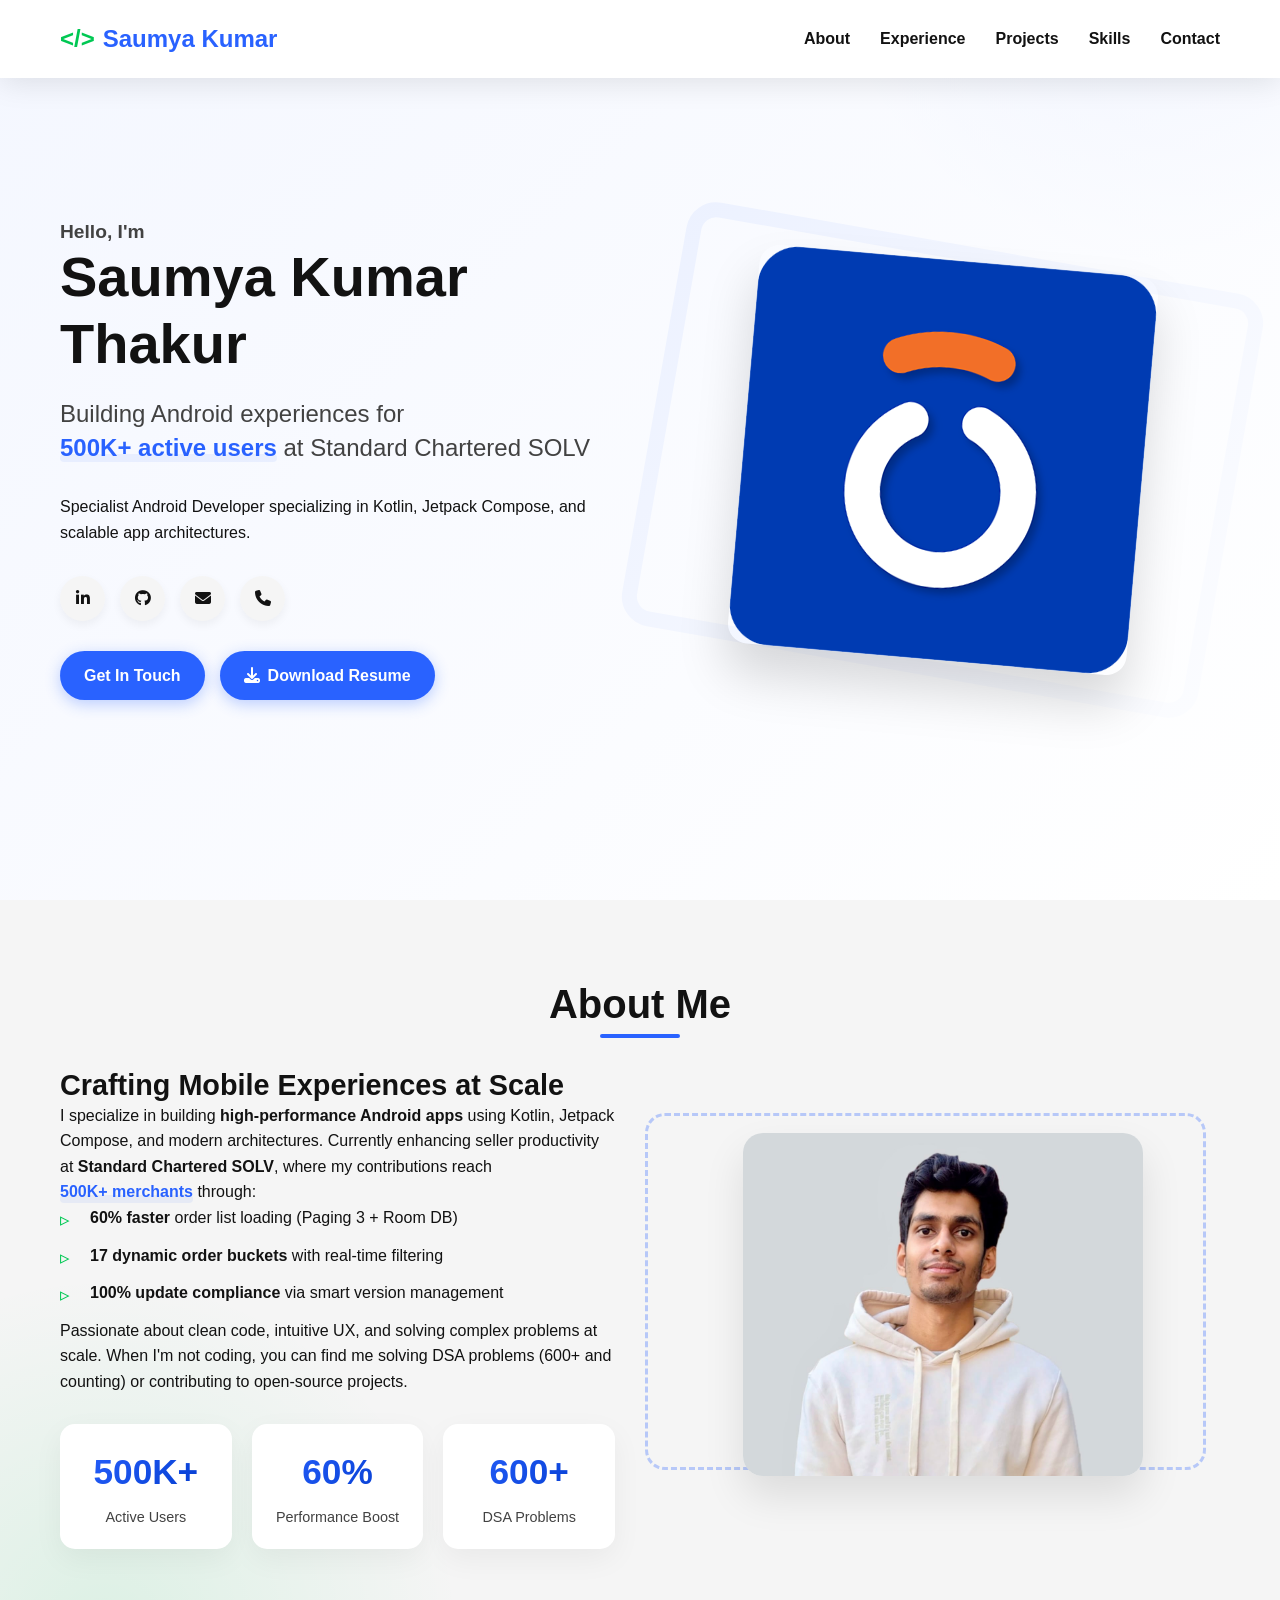
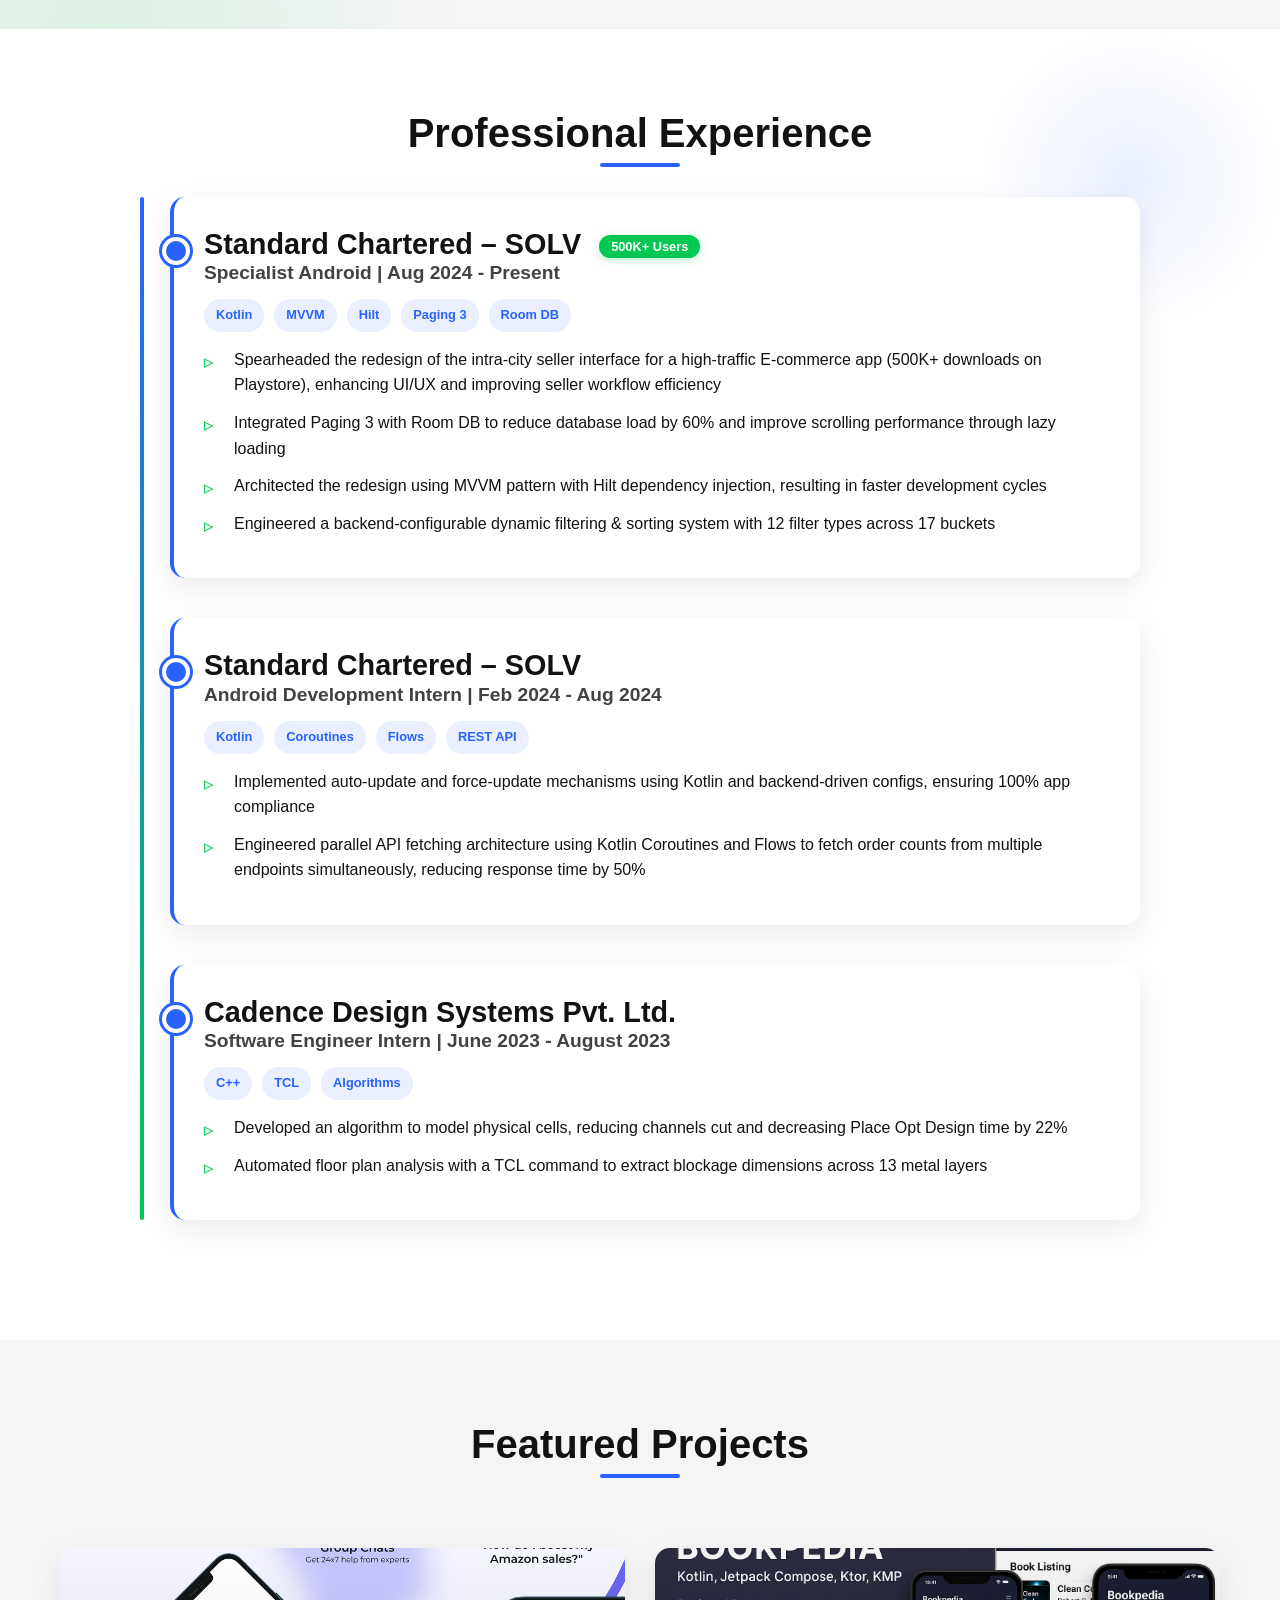
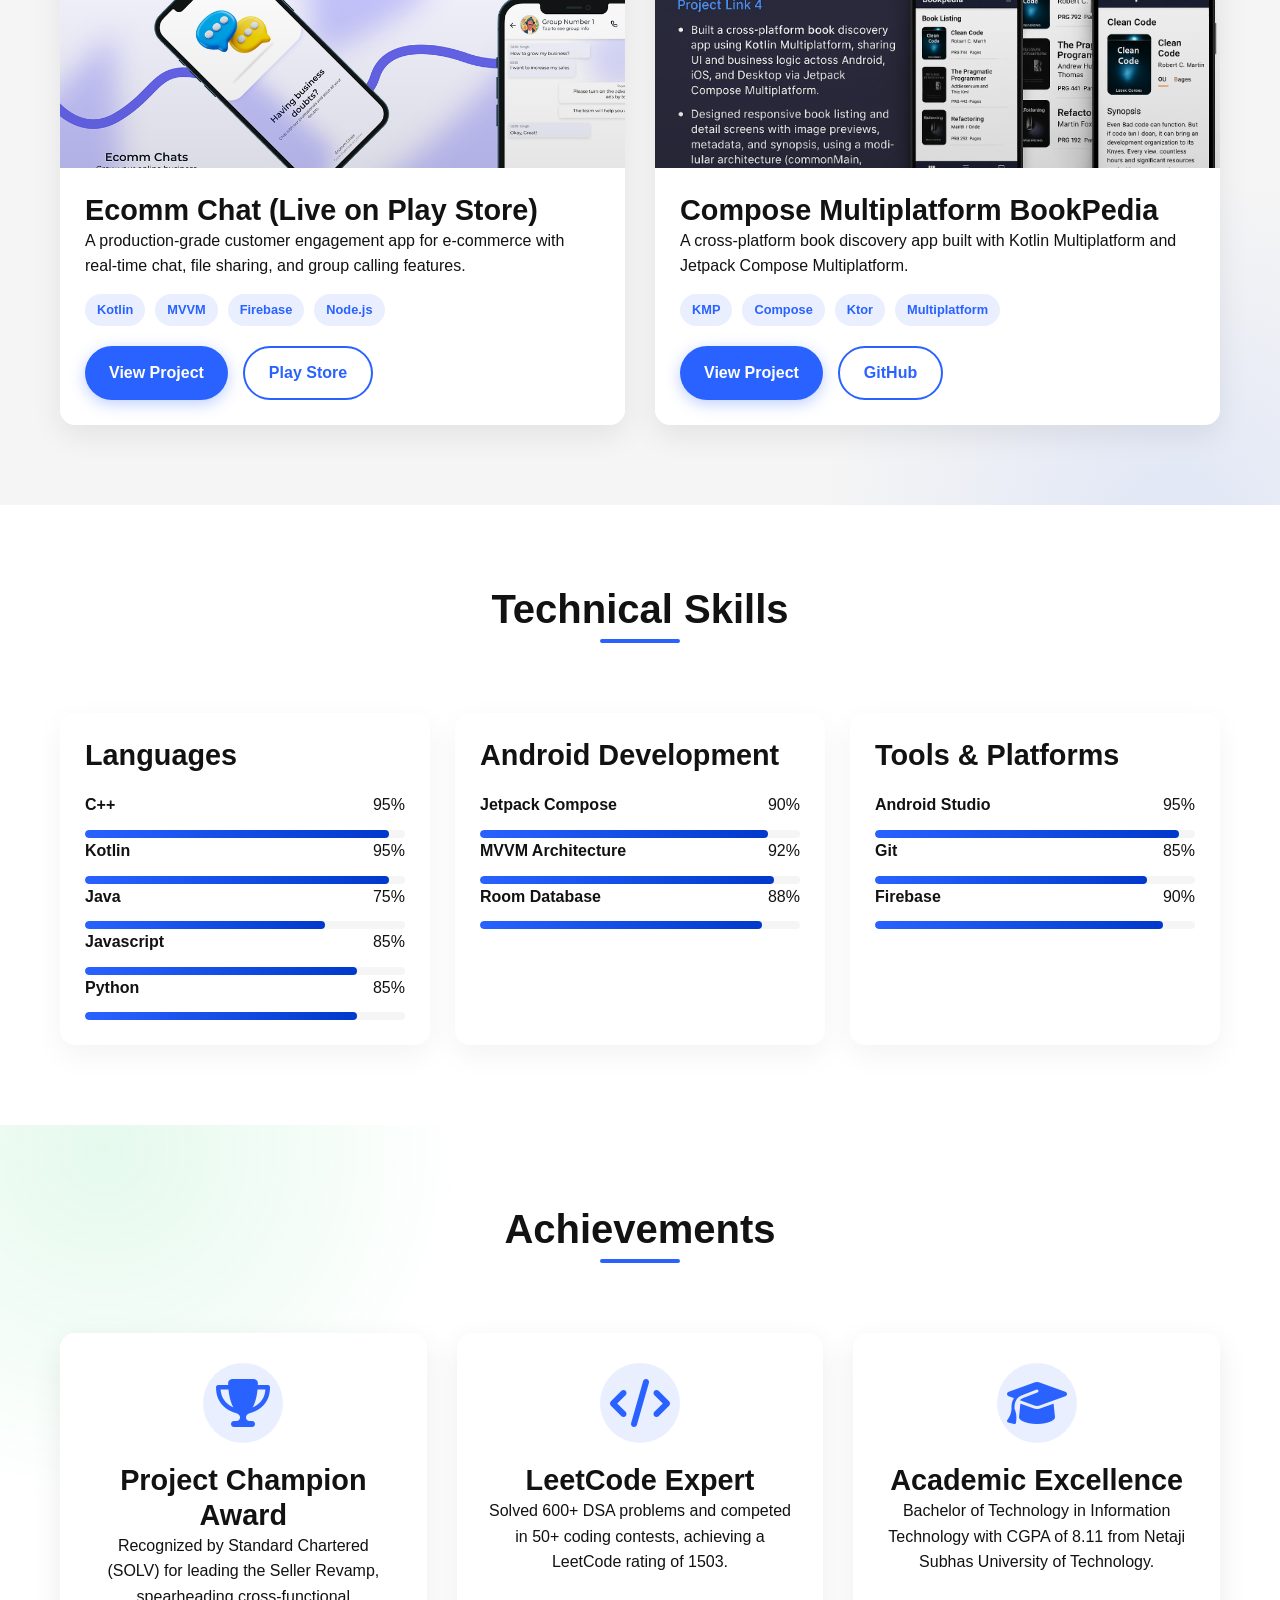
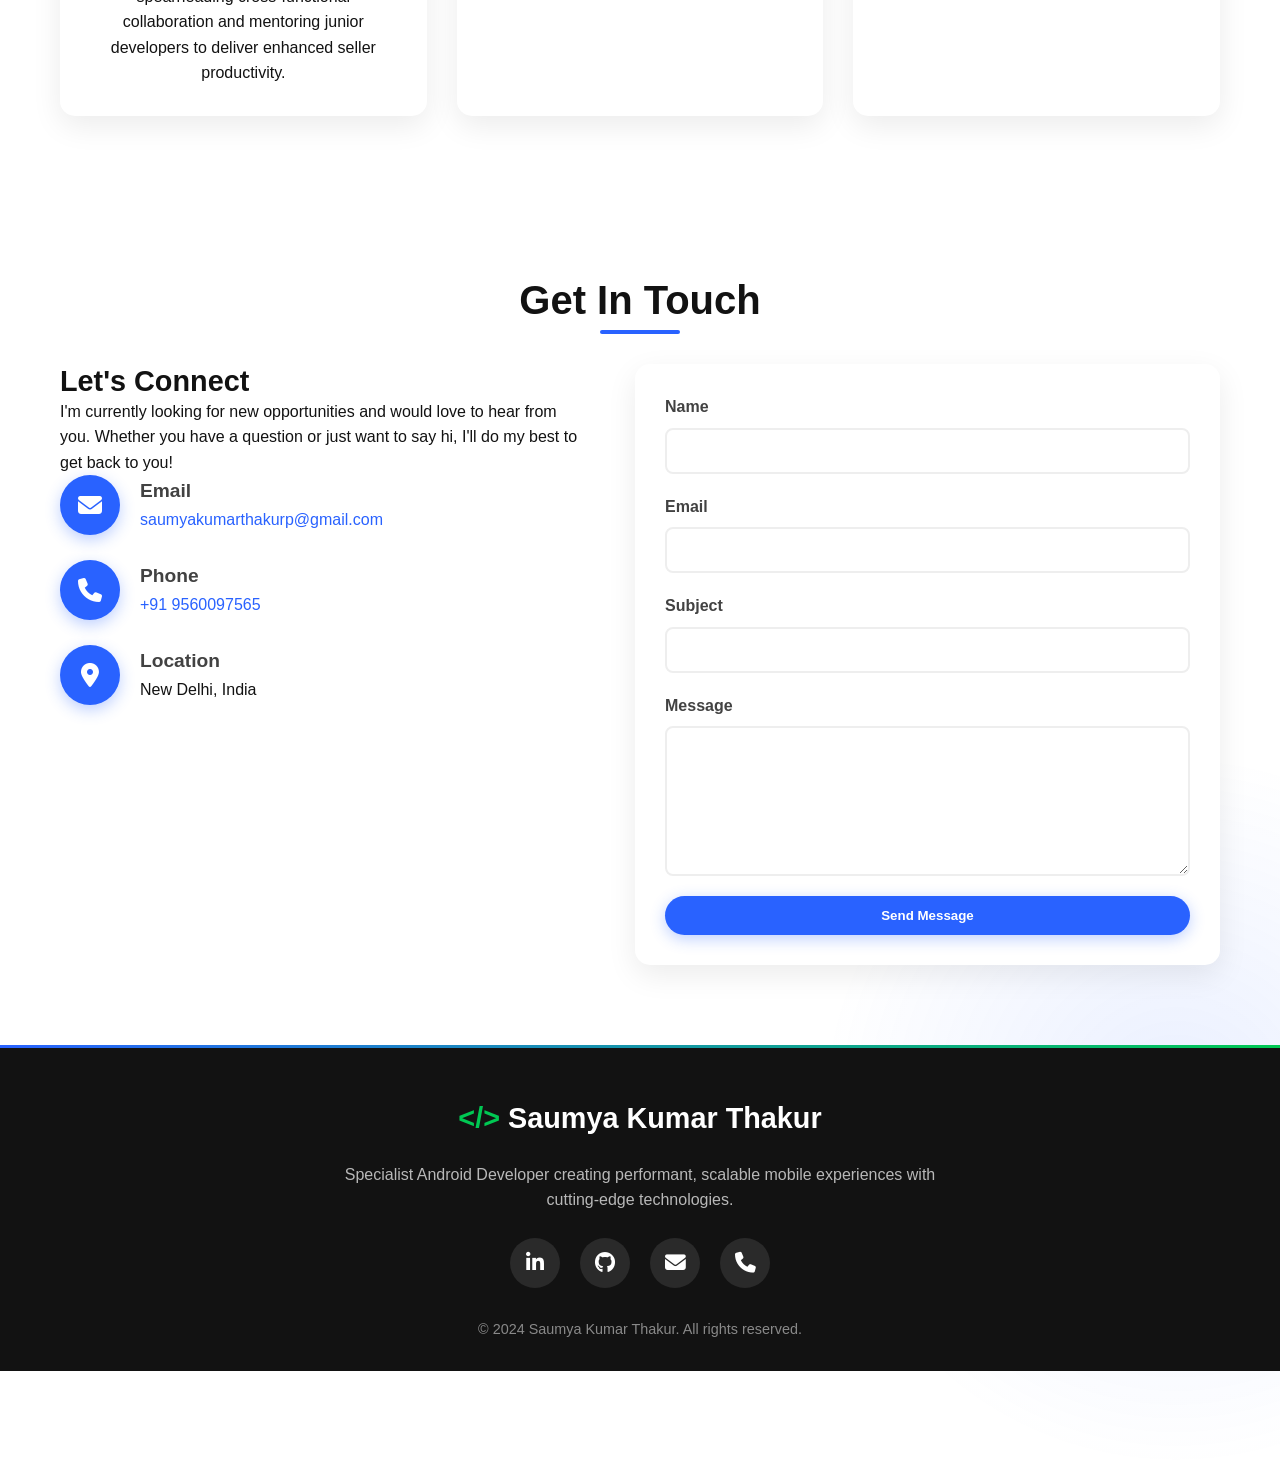
<file: main_portfolio/index.html>
<!DOCTYPE html>
<html lang="en">
<head>
    <meta charset="UTF-8">
    <meta name="viewport" content="width=device-width, initial-scale=1.0">
    <title>Saumya Kumar Thakur | Android Developer</title>
    <link rel="stylesheet" href="https://cdnjs.cloudflare.com/ajax/libs/font-awesome/6.4.0/css/all.min.css">
    <link rel="stylesheet" href="https://cdnjs.cloudflare.com/ajax/libs/animate.css/4.1.1/animate.min.css">

    <meta charset="UTF-8">
    <title>Your Page Title</title>
    <link rel="stylesheet" href="../style.css">
    
</head>
<body>
    <!-- Header -->
    <header>
        <div class="container">
            <nav>
                <div class="logo">Saumya Kumar</div>
                <div class="nav-links">
                    <a href="#about">About</a>
                    <a href="#experience">Experience</a>
                    <a href="#projects">Projects</a>
                    <a href="#skills">Skills</a>
                    <a href="#contact">Contact</a>
                </div>
                <button class="mobile-menu-btn">
                    <i class="fas fa-bars"></i>
                </button>
            </nav>
        </div>
    </header>

    <!-- Hero Section -->
    <section id="hero">
        <div class="container">
            <div class="hero-content">
                <div class="hero-text">
                    <h4>Hello, I'm</h4>
                    <h1>Saumya Kumar Thakur</h1>
                    <p class="impact-statement">Building Android experiences for <span class="highlight">500K+ active users</span> at Standard Chartered SOLV</p>
                    <p>Specialist Android Developer specializing in Kotlin, Jetpack Compose, and scalable app architectures.</p>
                    <div class="social-links">
                        <a href="https://www.linkedin.com/in/saumya-kumar-thakur-452970230/" target="_blank"><i class="fab fa-linkedin-in"></i></a>
                        <a href="https://github.com/SKThakur0401" target="_blank"><i class="fab fa-github"></i></a>
                        <a href="mailto:saumyakumarthakurp@gmail.com"><i class="fas fa-envelope"></i></a>
                        <a href="tel:+919560097565"><i class="fas fa-phone"></i></a>
                    </div>
                    <div class="btn-container">
                        <a href="#contact" class="btn">Get In Touch</a>
                        <a href="https://drive.google.com/file/d/1LudUsI_i4p_GVPtZzu4CN_lEO5HXvXUF/view?usp=drive_link" target="_blank" class="btn">
                            <i class="fas fa-download"></i> Download Resume
                        </a>
                    </div>
                </div>
                <div class="hero-image">
                    <img src="../solv_logo.png" alt="Android App Screenshot" class="floating">
                </div>
            </div>
        </div>
    </section>

    <!-- About Section -->
    <section id="about">
        <div class="container">
            <h2>About Me</h2>
            <div class="about-content">
                <div class="about-text">
                    <h3>Crafting Mobile Experiences at Scale</h3>
                    <p>I specialize in building <strong>high-performance Android apps</strong> using Kotlin, Jetpack Compose, and modern architectures. Currently enhancing seller productivity at <strong>Standard Chartered SOLV</strong>, where my contributions reach <span class="highlight">500K+ merchants</span> through:</p>
                    <ul class="achievements">
                        <li><strong>60% faster</strong> order list loading (Paging 3 + Room DB)</li>
                        <li><strong>17 dynamic order buckets</strong> with real-time filtering</li>
                        <li><strong>100% update compliance</strong> via smart version management</li>
                    </ul>
                    <p>Passionate about clean code, intuitive UX, and solving complex problems at scale. When I'm not coding, you can find me solving DSA problems (600+ and counting) or contributing to open-source projects.</p>
                    <div class="stats">
                        <div class="stat-item">
                            <div class="stat-number">500K+</div>
                            <div class="stat-label">Active Users</div>
                        </div>
                        <div class="stat-item">
                            <div class="stat-number">60%</div>
                            <div class="stat-label">Performance Boost</div>
                        </div>
                        <div class="stat-item">
                            <div class="stat-number">600+</div>
                            <div class="stat-label">DSA Problems</div>
                        </div>
                    </div>
                </div>
                <div class="about-image">
                    <img src="../my_professional_pic.jpeg" alt="Saumya Kumar Thakur">
                </div>
            </div>
        </div>
    </section>

    <!-- Experience Section -->
    <section id="experience">
        <div class="container">
            <h2>Professional Experience</h2>
            <div class="experience-timeline">
                <!-- Current Job -->
                <div class="experience-card">
                    <h3>Standard Chartered – SOLV <span class="badge">500K+ Users</span></h3>
                    <h4>Specialist Android | Aug 2024 - Present</h4>
                    <div class="tech-stack">
                        <span>Kotlin</span>
                        <span>MVVM</span>
                        <span>Hilt</span>
                        <span>Paging 3</span>
                        <span>Room DB</span>
                    </div>
                    <ul class="achievements">
                        <li>Spearheaded the redesign of the intra-city seller interface for a high-traffic E-commerce app (500K+ downloads on Playstore), enhancing UI/UX and improving seller workflow efficiency</li>
                        <li>Integrated Paging 3 with Room DB to reduce database load by 60% and improve scrolling performance through lazy loading</li>
                        <li>Architected the redesign using MVVM pattern with Hilt dependency injection, resulting in faster development cycles</li>
                        <li>Engineered a backend-configurable dynamic filtering & sorting system with 12 filter types across 17 buckets</li>
                    </ul>
                </div>

                <!-- Internship -->
                <div class="experience-card">
                    <h3>Standard Chartered – SOLV</h3>
                    <h4>Android Development Intern | Feb 2024 - Aug 2024</h4>
                    <div class="tech-stack">
                        <span>Kotlin</span>
                        <span>Coroutines</span>
                        <span>Flows</span>
                        <span>REST API</span>
                    </div>
                    <ul class="achievements">
                        <li>Implemented auto-update and force-update mechanisms using Kotlin and backend-driven configs, ensuring 100% app compliance</li>
                        <li>Engineered parallel API fetching architecture using Kotlin Coroutines and Flows to fetch order counts from multiple endpoints simultaneously, reducing response time by 50%</li>
                    </ul>
                </div>

                <!-- Previous Internship -->
                <div class="experience-card">
                    <h3>Cadence Design Systems Pvt. Ltd.</h3>
                    <h4>Software Engineer Intern | June 2023 - August 2023</h4>
                    <div class="tech-stack">
                        <span>C++</span>
                        <span>TCL</span>
                        <span>Algorithms</span>
                    </div>
                    <ul class="achievements">
                        <li>Developed an algorithm to model physical cells, reducing channels cut and decreasing Place Opt Design time by 22%</li>
                        <li>Automated floor plan analysis with a TCL command to extract blockage dimensions across 13 metal layers</li>
                    </ul>
                </div>
            </div>
        </div>
    </section>

    <!-- Projects Section -->
    <section id="projects">
        <div class="container">
            <h2>Featured Projects</h2>
            <div class="projects-grid">
                <!-- Project 1 -->
                <div class="project-card">
                    <div class="project-image">
                        <img src="../new Banner 1.png" alt="Ecomm Chat Project">
                    </div>
                    <div class="project-content">
                        <h3>Ecomm Chat (Live on Play Store)</h3>
                        <p>A production-grade customer engagement app for e-commerce with real-time chat, file sharing, and group calling features.</p>
                        <div class="tech-stack">
                            <span>Kotlin</span>
                            <span>MVVM</span>
                            <span>Firebase</span>
                            <span>Node.js</span>
                        </div>
                        <div class="project-links">
                            <a href="https://play.google.com/store/apps/details?id=com.adsperclick.media&hl=en" target="_blank" class="btn">View Project</a>
                            <a href="https://play.google.com/store/apps/details?id=com.adsperclick.media&hl=en" target="_blank" class="btn btn-outline">Play Store</a>
                        </div>
                    </div>
                </div>

                <!-- Project 2 -->
                <div class="project-card">
                    <div class="project-image">
                        <img src="../image.png" alt="BookPedia Project">
                    </div>
                    <div class="project-content">
                        <h3>Compose Multiplatform BookPedia</h3>
                        <p>A cross-platform book discovery app built with Kotlin Multiplatform and Jetpack Compose Multiplatform.</p>
                        <div class="tech-stack">
                            <span>KMP</span>
                            <span>Compose</span>
                            <span>Ktor</span>
                            <span>Multiplatform</span>
                        </div>
                        <div class="project-links">
                            <a href="https://github.com/SKThakur0401/Compose-Multiplatform-BookPedia" target="_blank" class="btn">View Project</a>
                            <a href="https://github.com/SKThakur0401/Compose-Multiplatform-BookPedia" target="_blank" class="btn btn-outline">GitHub</a>
                        </div>
                    </div>
                </div>
            </div>
        </div>
    </section>

    <!-- Skills Section -->
    <section id="skills">
        <div class="container">
            <h2>Technical Skills</h2>
            <div class="skills-container">
                <!-- Languages -->
                <div class="skill-category">
                    <h3>Languages</h3>
                    <div class="skill-list">

                        <div class="skill-item">
                            <span class="skill-name">C++</span>
                            <span>95%</span>
                        </div>
                        <div class="skill-bar">
                            <div class="skill-progress" style="width: 95%;"></div>
                        </div>

                        <div class="skill-item">
                            <span class="skill-name">Kotlin</span>
                            <span>95%</span>
                        </div>
                        <div class="skill-bar">
                            <div class="skill-progress" style="width: 95%;"></div>
                        </div>

                        <div class="skill-item">
                            <span class="skill-name">Java</span>
                            <span>75%</span>
                        </div>
                        <div class="skill-bar">
                            <div class="skill-progress" style="width: 75%;"></div>
                        </div>

                        <div class="skill-item">
                            <span class="skill-name">Javascript</span>
                            <span>85%</span>
                        </div>
                        <div class="skill-bar">
                            <div class="skill-progress" style="width: 85%;"></div>
                        </div>
                        
                        <div class="skill-item">
                            <span class="skill-name">Python</span>
                            <span>85%</span>
                        </div>
                        <div class="skill-bar">
                            <div class="skill-progress" style="width: 85%;"></div>
                        </div>
                    </div>
                </div>

                <!-- Android Development -->
                <div class="skill-category">
                    <h3>Android Development</h3>
                    <div class="skill-list">
                        <div class="skill-item">
                            <span class="skill-name">Jetpack Compose</span>
                            <span>90%</span>
                        </div>
                        <div class="skill-bar">
                            <div class="skill-progress" style="width: 90%;"></div>
                        </div>
                        
                        <div class="skill-item">
                            <span class="skill-name">MVVM Architecture</span>
                            <span>92%</span>
                        </div>
                        <div class="skill-bar">
                            <div class="skill-progress" style="width: 92%;"></div>
                        </div>
                        
                        <div class="skill-item">
                            <span class="skill-name">Room Database</span>
                            <span>88%</span>
                        </div>
                        <div class="skill-bar">
                            <div class="skill-progress" style="width: 88%;"></div>
                        </div>
                    </div>
                </div>

                <!-- Tools & Platforms -->
                <div class="skill-category">
                    <h3>Tools & Platforms</h3>
                    <div class="skill-list">
                        <div class="skill-item">
                            <span class="skill-name">Android Studio</span>
                            <span>95%</span>
                        </div>
                        <div class="skill-bar">
                            <div class="skill-progress" style="width: 95%;"></div>
                        </div>
                        
                        <div class="skill-item">
                            <span class="skill-name">Git</span>
                            <span>85%</span>
                        </div>
                        <div class="skill-bar">
                            <div class="skill-progress" style="width: 85%;"></div>
                        </div>
                        
                        <div class="skill-item">
                            <span class="skill-name">Firebase</span>
                            <span>90%</span>
                        </div>
                        <div class="skill-bar">
                            <div class="skill-progress" style="width: 90%;"></div>
                        </div>
                    </div>
                </div>
            </div>
        </div>
    </section>

    <!-- Achievements Section -->
    <section id="achievements">
        <div class="container">
            <h2>Achievements</h2>
            <div class="achievements-grid">
                <!-- Achievement 1 -->
                <div class="achievement-card">
                    <div class="achievement-icon">
                        <i class="fas fa-trophy"></i>
                    </div>
                    <h3>Project Champion Award</h3>
                    <p>Recognized by Standard Chartered (SOLV) for leading the Seller Revamp, spearheading cross-functional collaboration and mentoring junior developers to deliver enhanced seller productivity.</p>
                </div>

                <!-- Achievement 2 -->
                <div class="achievement-card">
                    <div class="achievement-icon">
                        <i class="fas fa-code"></i>
                    </div>
                    <h3>LeetCode Expert</h3>
                    <p>Solved 600+ DSA problems and competed in 50+ coding contests, achieving a LeetCode rating of 1503.</p>
                </div>

                <!-- Achievement 3 -->
                <div class="achievement-card">
                    <div class="achievement-icon">
                        <i class="fas fa-graduation-cap"></i>
                    </div>
                    <h3>Academic Excellence</h3>
                    <p>Bachelor of Technology in Information Technology with CGPA of 8.11 from Netaji Subhas University of Technology.</p>
                </div>
            </div>
        </div>
    </section>

    <!-- Contact Section -->
    <section id="contact">
        <div class="container">
            <h2>Get In Touch</h2>
            <div class="contact-container">
                <div class="contact-info">
                    <h3>Let's Connect</h3>
                    <p>I'm currently looking for new opportunities and would love to hear from you. Whether you have a question or just want to say hi, I'll do my best to get back to you!</p>
                    
                    <div class="contact-item">
                        <div class="contact-icon">
                            <i class="fas fa-envelope"></i>
                        </div>
                        <div class="contact-text">
                            <h4>Email</h4>
                            <a href="mailto:saumyakumarthakurp@gmail.com">saumyakumarthakurp@gmail.com</a>
                        </div>
                    </div>
                    
                    <div class="contact-item">
                        <div class="contact-icon">
                            <i class="fas fa-phone"></i>
                        </div>
                        <div class="contact-text">
                            <h4>Phone</h4>
                            <a href="tel:+919560097565">+91 9560097565</a>
                        </div>
                    </div>
                    
                    <div class="contact-item">
                        <div class="contact-icon">
                            <i class="fas fa-map-marker-alt"></i>
                        </div>
                        <div class="contact-text">
                            <h4>Location</h4>
                            <p>New Delhi, India</p>
                        </div>
                    </div>
                </div>
                
                <div class="contact-form">
                    <form action="https://formspree.io/f/xldnbkbl" method="POST" id="contact-form">
                        <div class="form-group">
                            <label for="name">Name</label>
                            <input type="text" id="name" name="name" required>
                        </div>
                        <div class="form-group">
                            <label for="email">Email</label>
                            <input type="email" id="email" name="email" required>
                        </div>
                        <div class="form-group">
                            <label for="subject">Subject</label>
                            <input type="text" id="subject" name="subject" required>
                        </div>
                        <div class="form-group">
                            <label for="message">Message</label>
                            <textarea id="message" name="message" required></textarea>
                        </div>
                        <button type="submit" class="btn">Send Message</button>
                        <div id="form-status"></div>
                    </form>
                </div>
            </div>
        </div>
    </section>

    <!-- Footer -->
    <footer>
        <div class="container">
            <div class="footer-logo">Saumya Kumar Thakur</div>
            <p class="footer-text">Specialist Android Developer creating performant, scalable mobile experiences with cutting-edge technologies.</p>
            <div class="footer-links">
                <a href="https://www.linkedin.com/in/saumya-kumar-thakur-452970230/" target="_blank"><i class="fab fa-linkedin-in"></i></a>
                <a href="https://github.com/SKThakur0401" target="_blank"><i class="fab fa-github"></i></a>
                <a href="mailto:saumyakumarthakurp@gmail.com"><i class="fas fa-envelope"></i></a>
                <a href="tel:+919560097565"><i class="fas fa-phone"></i></a>
            </div>
            <p class="copyright">© 2024 Saumya Kumar Thakur. All rights reserved.</p>
        </div>
    </footer>

    <!-- Back to Top Button -->
    <a href="#" class="back-to-top">
        <i class="fas fa-arrow-up"></i>
    </a>

    <!-- JavaScript -->
    <script>
        // Mobile Menu Toggle
        const menuBtn = document.querySelector('.mobile-menu-btn');
        const navLinks = document.querySelector('.nav-links');
        
        menuBtn.addEventListener('click', () => {
            navLinks.classList.toggle('active');
            menuBtn.innerHTML = navLinks.classList.contains('active') ? 
                '<i class="fas fa-times"></i>' : '<i class="fas fa-bars"></i>';
        });
        
        // Close menu when clicking a link
        document.querySelectorAll('.nav-links a').forEach(link => {
            link.addEventListener('click', () => {
                navLinks.classList.remove('active');
                menuBtn.innerHTML = '<i class="fas fa-bars"></i>';
            });
        });
        
        // Form Submission
        const form = document.getElementById('contact-form');
        const formStatus = document.getElementById('form-status');
        
        form.addEventListener('submit', async (e) => {
            e.preventDefault();
            
            const submitBtn = form.querySelector('button[type="submit"]');
            const originalBtnText = submitBtn.innerHTML;
            
            // Show loading state
            submitBtn.disabled = true;
            submitBtn.innerHTML = '<i class="fas fa-spinner fa-spin"></i> Sending...';
            formStatus.className = '';
            formStatus.textContent = '';
            
            try {
                const response = await fetch(form.action, {
                    method: 'POST',
                    body: new FormData(form),
                    headers: {
                        'Accept': 'application/json'
                    }
                });
                
                if (response.ok) {
                    formStatus.textContent = 'Message sent successfully!';
                    formStatus.classList.add('success');
                    form.reset();
                } else {
                    const errorData = await response.json();
                    throw new Error(errorData.error || 'Form submission failed');
                }
            } catch (error) {
                console.error('Error:', error);
                formStatus.textContent = 'Oops! There was a problem sending your message. Please try again.';
                formStatus.classList.add('error');
            } finally {
                submitBtn.innerHTML = originalBtnText;
                submitBtn.disabled = false;
                
                // Scroll to form status
                formStatus.scrollIntoView({ behavior: 'smooth', block: 'nearest' });
            }
        });
        
        // Back to Top Button
        const backToTopBtn = document.querySelector('.back-to-top');
        
        window.addEventListener('scroll', () => {
            if (window.pageYOffset > 300) {
                backToTopBtn.classList.add('active');
            } else {
                backToTopBtn.classList.remove('active');
            }
        });
        
        backToTopBtn.addEventListener('click', (e) => {
            e.preventDefault();
            window.scrollTo({ top: 0, behavior: 'smooth' });
        });
        
        // Animate elements when scrolling
        const animateOnScroll = () => {
            const elements = document.querySelectorAll('.experience-card, .project-card, .skill-category, .achievement-card');
            
            elements.forEach(element => {
                const elementPosition = element.getBoundingClientRect().top;
                const screenPosition = window.innerHeight / 1.2;
                
                if (elementPosition < screenPosition) {
                    element.classList.add('animate__animated', 'animate__fadeInUp');
                }
            });
        };
        
        window.addEventListener('scroll', animateOnScroll);
        window.addEventListener('load', animateOnScroll);
    </script>
</body>
</html>
</file>
<file: style.css>
:root {
    --primary: #2962FF;
    --primary-dark: #0039CB;
    --secondary: #00C853;
    --dark: #121212;
    --light: #ffffff;
    --gray: #f5f5f5;
    --dark-gray: #424242;
    --glass: rgba(255, 255, 255, 0.15);
}

* {
    margin: 0;
    padding: 0;
    box-sizing: border-box;
    font-family: 'Poppins', 'Segoe UI', sans-serif;
}

@font-face {
    font-family: 'Poppins';
    src: url('https://fonts.googleapis.com/css2?family=Poppins:wght@300;400;500;600;700&display=swap');
}

body {
    background-color: var(--light);
    color: var(--dark);
    line-height: 1.6;
    overflow-x: hidden;
}

.container {
    width: 100%;
    max-width: 1200px;
    margin: 0 auto;
    padding: 0 20px;
}

section {
    padding: 80px 0;
    position: relative;
}

h1, h2, h3, h4 {
    font-weight: 700;
    line-height: 1.2;
}

h1 { font-size: clamp(2.5rem, 5vw, 3.5rem); }
h2 { 
    font-size: clamp(2rem, 4vw, 2.5rem); 
    margin-bottom: 40px; 
    text-align: center;
    position: relative;
    display: inline-block;
    width: 100%;
}
h2::after {
    content: '';
    position: absolute;
    bottom: -10px;
    left: 50%;
    transform: translateX(-50%);
    width: 80px;
    height: 4px;
    background: var(--primary);
    border-radius: 2px;
}
h3 { font-size: clamp(1.5rem, 3vw, 1.8rem); }
h4 { font-size: clamp(1.1rem, 2vw, 1.2rem); color: var(--dark-gray); }

a {
    text-decoration: none;
    color: var(--primary);
    transition: all 0.3s ease;
}

a:hover {
    color: var(--primary-dark);
}

.btn {
    display: inline-flex;
    align-items: center;
    justify-content: center;
    padding: 12px 24px;
    background-color: var(--primary);
    color: white;
    border-radius: 50px;
    font-weight: 600;
    transition: all 0.4s cubic-bezier(0.175, 0.885, 0.32, 1.275);
    border: none;
    cursor: pointer;
    box-shadow: 0 4px 15px rgba(41, 98, 255, 0.3);
    position: relative;
    overflow: hidden;
}

.btn::after {
    content: '';
    position: absolute;
    top: 0;
    left: 0;
    width: 100%;
    height: 100%;
    background: linear-gradient(45deg, transparent, rgba(255,255,255,0.3), transparent);
    transform: translateX(-100%);
    transition: transform 0.6s ease;
}

.btn:hover {
    background-color: var(--primary-dark);
    transform: translateY(-3px);
    box-shadow: 0 8px 25px rgba(41, 98, 255, 0.4);
}

.btn:hover::after {
    transform: translateX(100%);
}

.btn i {
    margin-right: 8px;
}

.highlight {
    color: var(--primary);
    font-weight: 700;
    position: relative;
    display: inline-block;
}

.highlight::after {
    content: '';
    position: absolute;
    bottom: 2px;
    left: 0;
    width: 100%;
    height: 8px;
    background-color: rgba(41, 98, 255, 0.07);
    z-index: -1;
    border-radius: 4px;
}

.badge {
    display: inline-block;
    padding: 4px 12px;
    background-color: var(--secondary);
    color: white;
    border-radius: 50px;
    font-size: 0.8rem;
    font-weight: 600;
    margin-left: 10px;
    vertical-align: middle;
    box-shadow: 0 2px 8px rgba(0, 200, 83, 0.3);
}

/* Floating Animations */
@keyframes float {
    0% { transform: translateY(0px); }
    50% { transform: translateY(-15px); }
    100% { transform: translateY(0px); }
}

.floating {
    animation: float 6s ease-in-out infinite;
}

/* Header */
header {
    position: fixed;
    top: 0;
    left: 0;
    width: 100%;
    background-color: rgba(255,255,255,0.98);
    box-shadow: 0 5px 30px rgba(0,0,0,0.1);
    z-index: 1000;
    backdrop-filter: blur(10px);
    -webkit-backdrop-filter: blur(10px);
}

nav {
    display: flex;
    justify-content: space-between;
    align-items: center;
    padding: 20px 0;
    position: relative;
}

.logo {
    font-size: 1.5rem;
    font-weight: 700;
    color: var(--primary);
    display: flex;
    align-items: center;
}

.logo::before {
    content: '</>';
    display: inline-block;
    margin-right: 8px;
    font-weight: 800;
    color: var(--secondary);
}

.nav-links {
    display: flex;
    gap: 30px;
}

.nav-links a {
    color: var(--dark);
    font-weight: 600;
    position: relative;
    padding: 5px 0;
}

.nav-links a::after {
    content: '';
    position: absolute;
    bottom: 0;
    left: 0;
    width: 0;
    height: 2px;
    background-color: var(--primary);
    transition: width 0.3s ease;
}

.nav-links a:hover::after {
    width: 100%;
}

.mobile-menu-btn {
    display: none;
    background: none;
    border: none;
    font-size: 1.5rem;
    color: var(--dark);
    cursor: pointer;
    z-index: 1001;
}

/* Hero Section */
#hero {
    min-height: 100vh;
    display: flex;
    align-items: center;
    background: linear-gradient(135deg, rgba(41,98,255,0.05) 0%, rgba(255,255,255,1) 100%);
    padding-top: 100px;
    padding-bottom: 80px;
    position: relative;
    overflow: hidden;
}

#hero::before {
    content: '';
    position: absolute;
    top: -50%;
    right: -20%;
    width: 80vh;
    height: 80vh;
    background: radial-gradient(circle, rgba(41,98,255,0.1) 0%, rgba(255,255,255,0) 70%);
    z-index: -1;
}

.hero-content {
    display: flex;
    align-items: center;
    gap: 50px;
    position: relative;
}

.hero-text {
    flex: 1;
    z-index: 2;
}

.hero-image {
    flex: 1;
    position: relative;
    display: flex;
    justify-content: center;
    align-items: center;
}

.hero-image::before {
    content: '';
    position: absolute;
    width: 100%;
    height: 100%;
    border: 15px solid rgba(41, 98, 255, 0.1);
    border-radius: 30px;
    transform: rotate(10deg);
    z-index: -1;
}

.hero-image img {
    width: 100%;
    max-width: 400px;
    border-radius: 20px;
    box-shadow: 0 30px 50px rgba(0,0,0,0.15);
    transform: rotate(5deg);
    transition: transform 0.5s ease;
}

.hero-image:hover img {
    transform: rotate(0deg) scale(1.05);
}

.impact-statement {
    font-size: clamp(1.2rem, 3vw, 1.5rem);
    margin: 20px 0 30px;
    color: var(--dark-gray);
    line-height: 1.4;
}

.social-links {
    display: flex;
    gap: 15px;
    margin: 30px 0;
}

.social-links a {
    display: flex;
    align-items: center;
    justify-content: center;
    width: 45px;
    height: 45px;
    border-radius: 50%;
    background-color: var(--gray);
    color: var(--dark);
    transition: all 0.3s cubic-bezier(0.175, 0.885, 0.32, 1.275);
    box-shadow: 0 4px 10px rgba(0,0,0,0.05);
    position: relative;
    overflow: hidden;
}

.social-links a::after {
    content: '';
    position: absolute;
    top: 0;
    left: 0;
    width: 100%;
    height: 100%;
    background: linear-gradient(45deg, transparent, rgba(255,255,255,0.4), transparent);
    transform: translateX(-100%);
    transition: transform 0.6s ease;
}

.social-links a:hover {
    background-color: var(--primary);
    color: white;
    transform: translateY(-5px);
    box-shadow: 0 10px 20px rgba(41, 98, 255, 0.3);
}

.social-links a:hover::after {
    transform: translateX(100%);
}

.btn-container {
    display: flex;
    gap: 15px;
    flex-wrap: wrap;
}

/* About Section */
#about {
    background-color: var(--gray);
    position: relative;
    overflow: hidden;
}

#about::before {
    content: '';
    position: absolute;
    bottom: -50%;
    left: -20%;
    width: 80vh;
    height: 80vh;
    background: radial-gradient(circle, rgba(0,200,83,0.1) 0%, rgba(255,255,255,0) 70%);
    z-index: 0;
}

.about-content {
    display: flex;
    align-items: center;
    gap: 50px;
    position: relative;
    z-index: 1;
}

.about-text {
    flex: 1;
}

.about-image {
    flex: 1;
    text-align: center;
    position: relative;
}

.about-image::before {
    content: '';
    position: absolute;
    top: -20px;
    left: -20px;
    width: 100%;
    height: 100%;
    border: 3px dashed var(--primary);
    border-radius: 20px;
    z-index: -1;
    opacity: 0.3;
}

.about-image img {
    width: 100%;
    max-width: 400px;
    border-radius: 20px;
    box-shadow: 0 20px 40px rgba(0,0,0,0.1);
    transition: transform 0.5s ease;
}

.about-image:hover img {
    transform: scale(1.03);
}

.stats {
    display: flex;
    gap: 20px;
    margin-top: 30px;
    flex-wrap: wrap;
}

.stat-item {
    flex: 1;
    min-width: 120px;
    background-color: white;
    padding: 20px;
    border-radius: 15px;
    text-align: center;
    box-shadow: 0 10px 30px rgba(0,0,0,0.05);
    transition: transform 0.3s ease;
}

.stat-item:hover {
    transform: translateY(-5px);
    box-shadow: 0 15px 35px rgba(0,0,0,0.1);
}

.stat-number {
    font-size: 2.2rem;
    font-weight: 700;
    color: var(--primary);
    margin-bottom: 5px;
    background: linear-gradient(135deg, var(--primary), var(--primary-dark));
    -webkit-background-clip: text;
    -webkit-text-fill-color: transparent;
}

.stat-label {
    font-size: 0.9rem;
    color: var(--dark-gray);
}

/* Experience Section */
#experience {
    position: relative;
}

#experience::before {
    content: '';
    position: absolute;
    top: 0;
    right: 0;
    width: 300px;
    height: 300px;
    background: radial-gradient(circle, rgba(41,98,255,0.1) 0%, rgba(255,255,255,0) 70%);
    z-index: -1;
}

.experience-timeline {
    position: relative;
    max-width: 1000px;
    margin: 0 auto;
    padding-left: 30px;
}

.experience-timeline::before {
    content: '';
    position: absolute;
    top: 0;
    left: 0;
    width: 4px;
    height: 100%;
    background: linear-gradient(to bottom, var(--primary), var(--secondary));
    border-radius: 2px;
}

.experience-card {
    position: relative;
    margin-bottom: 40px;
    padding: 30px;
    background-color: white;
    border-radius: 15px;
    box-shadow: 0 10px 30px rgba(0,0,0,0.08);
    transition: all 0.4s cubic-bezier(0.175, 0.885, 0.32, 1.275);
    border-left: 4px solid var(--primary);
}

.experience-card:hover {
    transform: translateY(-5px);
    box-shadow: 0 15px 40px rgba(0,0,0,0.15);
}

.experience-card::before {
    content: '';
    position: absolute;
    top: 40px;
    left: -12px;
    width: 20px;
    height: 20px;
    border-radius: 50%;
    background-color: var(--primary);
    border: 4px solid white;
    box-shadow: 0 0 0 3px var(--primary);
}

.tech-stack {
    display: flex;
    flex-wrap: wrap;
    gap: 10px;
    margin: 15px 0;
}

.tech-stack span {
    padding: 6px 12px;
    background-color: rgba(41, 98, 255, 0.1);
    border-radius: 50px;
    font-size: 0.8rem;
    font-weight: 600;
    color: var(--primary);
    transition: all 0.3s ease;
}

.tech-stack span:hover {
    background-color: var(--primary);
    color: white;
    transform: translateY(-2px);
}

.achievements {
    list-style-type: none;
}

.achievements li {
    position: relative;
    padding-left: 30px;
    margin-bottom: 12px;
}

.achievements li::before {
    content: '▹';
    position: absolute;
    left: 0;
    color: var(--secondary);
    font-size: 1.2rem;
}

/* Projects Section */
#projects {
    background-color: var(--gray);
    position: relative;
    overflow: hidden;
}

#projects::after {
    content: '';
    position: absolute;
    bottom: -50%;
    right: -20%;
    width: 80vh;
    height: 80vh;
    background: radial-gradient(circle, rgba(41,98,255,0.1) 0%, rgba(255,255,255,0) 70%);
    z-index: 0;
}

.projects-grid {
    display: grid;
    grid-template-columns: repeat(auto-fit, minmax(350px, 1fr));
    gap: 30px;
    margin-top: 40px;
    position: relative;
    z-index: 1;
}

.project-card {
    background-color: white;
    border-radius: 15px;
    overflow: hidden;
    box-shadow: 0 10px 30px rgba(0,0,0,0.08);
    transition: all 0.4s cubic-bezier(0.175, 0.885, 0.32, 1.275);
}

.project-card:hover {
    transform: translateY(-10px);
    box-shadow: 0 20px 40px rgba(0,0,0,0.15);
}

.project-image {
    height: 220px;
    overflow: hidden;
    position: relative;
}

.project-image::after {
    content: '';
    position: absolute;
    top: 0;
    left: 0;
    width: 100%;
    height: 100%;
    background: linear-gradient(to top, rgba(0,0,0,0.1), transparent);
}

.project-image img {
    width: 100%;
    height: 100%;
    object-fit: cover;
    transition: transform 0.8s ease;
}

.project-card:hover .project-image img {
    transform: scale(1.1);
}

.project-content {
    padding: 25px;
}

.project-links {
    display: flex;
    gap: 15px;
    margin-top: 20px;
}

.btn-outline {
    background-color: transparent;
    border: 2px solid var(--primary);
    color: var(--primary);
    box-shadow: none;
}

.btn-outline:hover {
    background-color: var(--primary);
    color: white;
}

/* Skills Section */
.skills-container {
    display: grid;
    grid-template-columns: repeat(auto-fit, minmax(250px, 1fr));
    gap: 25px;
    margin-top: 40px;
}

.skill-category {
    background-color: white;
    padding: 25px;
    border-radius: 15px;
    box-shadow: 0 10px 30px rgba(0,0,0,0.05);
    transition: transform 0.3s ease;
}

.skill-category:hover {
    transform: translateY(-5px);
    box-shadow: 0 15px 35px rgba(0,0,0,0.1);
}

.skill-list {
    margin-top: 20px;
}

.skill-item {
    display: flex;
    justify-content: space-between;
    margin-bottom: 12px;
}

.skill-name {
    font-weight: 600;
}

.skill-bar {
    height: 8px;
    background-color: var(--gray);
    border-radius: 4px;
    margin-top: 8px;
    overflow: hidden;
}

.skill-progress {
    height: 100%;
    background: linear-gradient(90deg, var(--primary), var(--primary-dark));
    border-radius: 4px;
    position: relative;
    overflow: hidden;
}

.skill-progress::after {
    content: '';
    position: absolute;
    top: 0;
    left: 0;
    width: 100%;
    height: 100%;
    background: linear-gradient(45deg, transparent, rgba(255,255,255,0.4), transparent);
    transform: translateX(-100%);
    animation: shine 2s infinite;
}

@keyframes shine {
    100% { transform: translateX(100%); }
}

/* Achievements Section */
#achievements {
    position: relative;
    overflow: hidden;
}

#achievements::before {
    content: '';
    position: absolute;
    top: -50%;
    left: -20%;
    width: 80vh;
    height: 80vh;
    background: radial-gradient(circle, rgba(0,200,83,0.1) 0%, rgba(255,255,255,0) 70%);
    z-index: 0;
}

.achievements-grid {
    display: grid;
    grid-template-columns: repeat(auto-fit, minmax(300px, 1fr));
    gap: 30px;
    margin-top: 40px;
    position: relative;
    z-index: 1;
}

.achievement-card {
    background-color: white;
    padding: 30px;
    border-radius: 15px;
    box-shadow: 0 10px 30px rgba(0,0,0,0.08);
    text-align: center;
    transition: all 0.4s cubic-bezier(0.175, 0.885, 0.32, 1.275);
}

.achievement-card:hover {
    transform: translateY(-10px);
    box-shadow: 0 20px 40px rgba(0,0,0,0.15);
}

.achievement-icon {
    font-size: 3rem;
    color: var(--primary);
    margin-bottom: 20px;
    display: inline-flex;
    width: 80px;
    height: 80px;
    background-color: rgba(41, 98, 255, 0.1);
    border-radius: 50%;
    align-items: center;
    justify-content: center;
    transition: all 0.3s ease;
}

.achievement-card:hover .achievement-icon {
    background-color: var(--primary);
    color: white;
    transform: rotateY(180deg);
}

/* Contact Section */
#contact {
    position: relative;
}

#contact::after {
    content: '';
    position: absolute;
    bottom: -50%;
    right: -20%;
    width: 80vh;
    height: 80vh;
    background: radial-gradient(circle, rgba(41,98,255,0.1) 0%, rgba(255,255,255,0) 70%);
    z-index: 0;
}

.contact-container {
    display: flex;
    gap: 50px;
    position: relative;
    z-index: 1;
}

.contact-info {
    flex: 1;
}

.contact-form {
    flex: 1;
    background-color: white;
    padding: 30px;
    border-radius: 15px;
    box-shadow: 0 10px 30px rgba(0,0,0,0.08);
}

.contact-item {
    display: flex;
    align-items: center;
    margin-bottom: 25px;
}

.contact-icon {
    width: 60px;
    height: 60px;
    background-color: var(--primary);
    color: white;
    border-radius: 50%;
    display: flex;
    align-items: center;
    justify-content: center;
    margin-right: 20px;
    font-size: 1.5rem;
    flex-shrink: 0;
    box-shadow: 0 5px 15px rgba(41, 98, 255, 0.3);
    transition: all 0.3s ease;
}

.contact-item:hover .contact-icon {
    transform: rotate(15deg) scale(1.1);
    background-color: var(--secondary);
}

.contact-text h4 {
    margin-bottom: 5px;
}

form {
    display: flex;
    flex-direction: column;
    gap: 20px;
}

.form-group {
    display: flex;
    flex-direction: column;
}

label {
    margin-bottom: 8px;
    font-weight: 600;
    color: var(--dark-gray);
}

input, textarea {
    padding: 12px 15px;
    border: 2px solid #eee;
    border-radius: 8px;
    font-size: 1rem;
    transition: all 0.3s ease;
}

input:focus, textarea:focus {
    border-color: var(--primary);
    outline: none;
    box-shadow: 0 0 0 3px rgba(41, 98, 255, 0.2);
}

textarea {
    min-height: 150px;
    resize: vertical;
}

#form-status {
    margin-top: 15px;
    padding: 12px;
    border-radius: 8px;
    text-align: center;
    font-weight: 500;
    display: none;
}

.success {
    background-color: rgba(0, 200, 83, 0.1);
    color: #00a652;
    border: 1px solid rgba(0, 200, 83, 0.3);
    display: block;
}

.error {
    background-color: rgba(255, 71, 87, 0.1);
    color: #ff4757;
    border: 1px solid rgba(255, 71, 87, 0.3);
    display: block;
}

/* Footer */
footer {
    background-color: var(--dark);
    color: white;
    padding: 50px 0 30px;
    text-align: center;
    position: relative;
}

footer::before {
    content: '';
    position: absolute;
    top: 0;
    left: 0;
    width: 100%;
    height: 3px;
    background: linear-gradient(to right, var(--primary), var(--secondary));
}

.footer-logo {
    font-size: 1.8rem;
    font-weight: 700;
    color: white;
    margin-bottom: 20px;
    display: inline-block;
}

.footer-logo::before {
    content: '</>';
    display: inline-block;
    margin-right: 8px;
    font-weight: 800;
    color: var(--secondary);
}

.footer-text {
    max-width: 600px;
    margin: 0 auto 25px;
    color: rgba(255,255,255,0.7);
    line-height: 1.6;
}

.footer-links {
    display: flex;
    justify-content: center;
    gap: 20px;
    margin: 25px 0;
}

.footer-links a {
    display: flex;
    align-items: center;
    justify-content: center;
    width: 50px;
    height: 50px;
    border-radius: 50%;
    background-color: rgba(255,255,255,0.1);
    color: white;
    font-size: 1.3rem;
    transition: all 0.3s ease;
}

.footer-links a:hover {
    background-color: var(--primary);
    transform: translateY(-5px);
}

.copyright {
    color: rgba(255,255,255,0.5);
    font-size: 0.9rem;
    margin-top: 30px;
}

/* Back to Top Button */
.back-to-top {
    position: fixed;
    bottom: 30px;
    right: 30px;
    width: 50px;
    height: 50px;
    background-color: var(--primary);
    color: white;
    border-radius: 50%;
    display: flex;
    align-items: center;
    justify-content: center;
    font-size: 1.3rem;
    box-shadow: 0 5px 20px rgba(41, 98, 255, 0.4);
    opacity: 0;
    visibility: hidden;
    transition: all 0.3s ease;
    z-index: 999;
}

.back-to-top.active {
    opacity: 1;
    visibility: visible;
}

.back-to-top:hover {
    background-color: var(--primary-dark);
    transform: translateY(-5px);
}

/* Responsive Design */
@media (max-width: 992px) {
    .hero-content, .about-content {
        flex-direction: column;
        gap: 40px;
    }
    
    .hero-image, .about-image {
        order: -1;
    }
    
    .hero-image img, .about-image img {
        max-width: 350px;
    }
    
    .contact-container {
        flex-direction: column;
    }
}

@media (max-width: 768px) {
    section {
        padding: 60px 0;
    }
    
    .nav-links {
        position: fixed;
        top: 0;
        right: -100%;
        width: 80%;
        max-width: 300px;
        height: 100vh;
        background-color: white;
        flex-direction: column;
        align-items: center;
        justify-content: center;
        gap: 30px;
        box-shadow: -5px 0 30px rgba(0,0,0,0.1);
        transition: right 0.4s ease;
        z-index: 1000;
    }
    
    .nav-links.active {
        right: 0;
    }
    
    .mobile-menu-btn {
        display: block;
    }
    
    .stats {
        grid-template-columns: repeat(2, 1fr);
    }
    
    .projects-grid {
        grid-template-columns: 1fr;
    }
    
    .experience-timeline {
        padding-left: 20px;
    }
    
    .experience-card {
        padding: 25px;
    }
}

@media (max-width: 576px) {
    .btn-container {
        flex-direction: column;
        gap: 15px;
    }
    
    .btn {
        width: 100%;
        justify-content: center;
    }
    
    .stats {
        grid-template-columns: 1fr;
    }
    
    .stat-item {
        min-width: 100%;
    }
    
    .project-links {
        flex-direction: column;
        gap: 10px;
    }
    
    .project-links .btn {
        width: 100%;
    }
}


/* Add to your style.css */
.freelance-tagline {
    font-size: 1.2rem;
    color: #4f46e5;
    font-weight: 600;
    margin-bottom: 10px;
}

.freelance-cta {
    background: #f3f4f6;
    padding: 20px;
    border-radius: 10px;
    margin-top: 30px;
    border-left: 4px solid #4f46e5;
}

.freelance-cta h4 {
    margin-top: 0;
}

.skill-tags {
    display: flex;
    flex-wrap: wrap;
    gap: 12px;
    margin-top: 15px;
}

.skill-tags span {
    background: #e0e7ff;
    color: #4f46e5;
    padding: 8px 16px;
    border-radius: 50px;
    font-size: 14px;
    font-weight: 500;
}

.project-impact {
    background: #f9fafb;
    padding: 15px;
    border-radius: 8px;
    margin: 15px 0;
    border-left: 3px solid #10b981;
}

.project-impact h4 {
    margin-top: 0;
    color: #047857;
}
</file>
